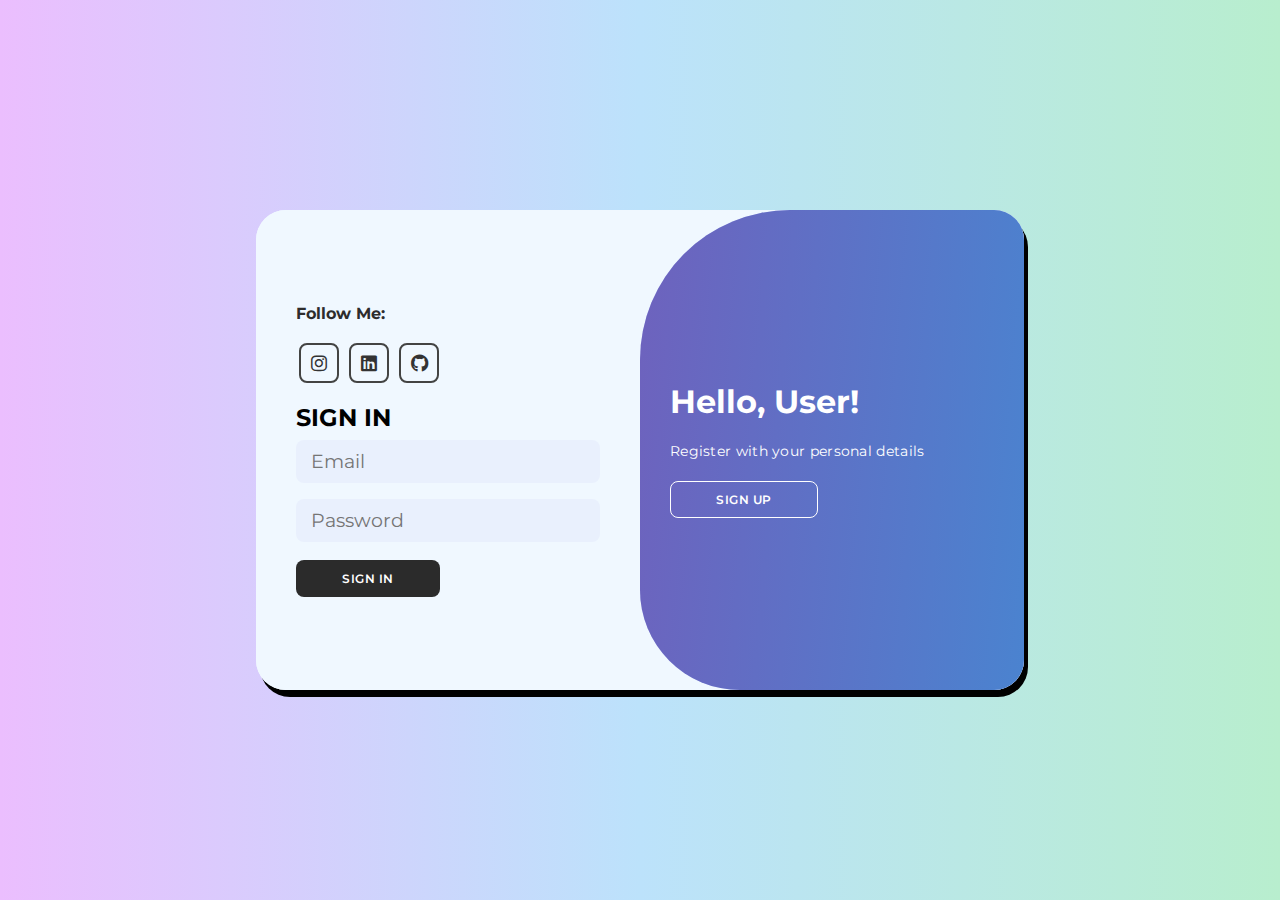
<file: templates/loginregister.html>
<!DOCTYPE html>
<html lang="en">

<head>
    <meta charset="UTF-8">
    <meta name="viewport" content="width=device-width, initial-scale=1.0">
    <title>Animated Login Form</title>
    <link href="https://cdnjs.cloudflare.com/ajax/libs/font-awesome/6.0.0-beta3/css/all.min.css" rel="stylesheet">
</head>

<body>

    <div class="container" id="container">
        <div class="form-container sign-up">
            <form method="POST" action="/register">
                <h1 class="follow-me">Follow Me:</h1>
                <div class="social-icons">
                    <a href="https://www.instagram.com/_prajwal__2004/" class="icon" target="_blank">
                        <i class="fa-brands fa-instagram"></i>
                    </a>
                    <a href="https://www.linkedin.com/in/prajwal-a-b-4b3002252/" class="icon" target="_blank">
                        <i class="fa-brands fa-linkedin"></i>
                    </a>
                    <a href="https://github.com/prajwal032004" class="icon" target="_blank">
                        <i class="fa-brands fa-github"></i>
                    </a>
                </div>
                <h2>CREATE ACCOUNT</h2>
                <span>registration</span>
                <input type="text" name="username" placeholder="Username" required>
                <input type="email" name="email" placeholder="Email" required>
                <input type="password" name="password" placeholder="Password" required>
                <button type="submit">Sign Up</button>
            </form>
        </div>
        <div class="form-container sign-in">
            <form method="POST" action="/login">
                <h1 class="follow-me">Follow Me:</h1>
                <div class="social-icons">
                    <a href="https://www.instagram.com/_prajwal__2004/" class="icon" target="_blank">
                        <i class="fa-brands fa-instagram"></i>
                    </a>
                    <a href="https://www.linkedin.com/in/prajwal-a-b-4b3002252/" class="icon" target="_blank">
                        <i class="fa-brands fa-linkedin"></i>
                    </a>
                    <a href="https://github.com/prajwal032004" class="icon" target="_blank">
                        <i class="fa-brands fa-github"></i>
                    </a>
                </div>
                <h2>SIGN IN</h2>
                <form action="/login" method="POST">
                    <input type="email" name="email" placeholder="Email" required>
                    <input type="password" name="password" placeholder="Password" required>
                    <button type="submit">Sign in</button>
                </form>
        </div>
        <div class="toggle-container">
            <div class="toggle">
                <div class="toggle-panel toggle-left">
                    <h1>Welcome Back!</h1>
                    <p>Enter your personal details to use drop me file</p>
                    <button class="hidden" id="login">Sign In</button>
                </div>
                <div class="toggle-panel toggle-right">
                    <h1>Hello, User!</h1>
                    <p>Register with your personal details</p>
                    <button class="hidden" id="register">Sign Up</button>
                </div>
            </div>
        </div>
    </div>

    <style>
        @import url('https://fonts.googleapis.com/css2?family=Montserrat:wght@300;400;500;600;700&display=swap');

        * {
            margin: 0;
            padding: 0;
            box-sizing: border-box;
            font-family: 'Montserrat', sans-serif;
        }

        body {
            background-color: #c9d6ff;
            background: linear-gradient(90deg, #ebbefe, #bce2fb, #b8eece);
            display: flex;
            align-items: center;
            justify-content: center;
            flex-direction: column;
            height: 100vh;
        }

        .container {
            background-color: #f0f8ff;
            border-radius: 30px;
            box-shadow: 4px 7px 0px 0px rgb(0, 0, 0);
            position: relative;
            overflow: hidden;
            width: 768px;
            max-width: 100%;
            min-height: 480px;
        }

        .container p {
            font-size: 14px;
            line-height: 20px;
            letter-spacing: 0.3px;
            margin: 20px 0;
        }

        .container span {
            font-size: 12px;
        }

        .container a {
            color: #333;
            font-size: 13px;
            text-decoration: none;
            margin: 15px 0 10px;
        }

        .fa-brands,
        .fab {
            font-family: "Font Awesome 6 Brands";
            font-weight: 400;
            font-size: large;
        }

        .container button {
            background-color: #2b2b2b;
            color: #fff;
            font-size: 12px;
            padding: 10px 45px;
            border: 1px solid transparent;
            border-radius: 8px;
            font-weight: 600;
            letter-spacing: 0.5px;
            text-transform: uppercase;
            margin-top: 10px;
            cursor: pointer;
        }
        .container button:hover {
    background-color: #494949; /* Slightly darker blue on hover */
    transform: scale(1.05);    /* Slight zoom effect */
}

        /* Hidden class with no styles inherited */
        .container button.hidden {
            background-color: transparent;
            /* Resets the background */
            border-color: white;
            /* Resets border */
            color: white;
            /* Resets text color */
            font-size: 12px;
            /* Resets font size */
            padding: 10px 45px;
            /* Resets padding */
            border-radius: 8px;
            /* Resets border radius */
            font-weight: 600;
            /* Resets font weight */
            letter-spacing: 0.5px;
            /* Resets letter spacing */
            text-transform: uppercase;
            /* Resets text transform */
            margin-top: initial;
            /* Resets margin */
            cursor: pointer;
            /* Resets cursor */
        }

        .container form {
    background-color: #f0f8ff; /* Replace with any color from the above suggestions */
    display: flex;
    align-items: flex-start;
    justify-content: center;
    flex-direction: column;
    padding: 0 40px;
    height: 100%;
}


        .container input {
            background-color: #e9f0fd;
            border: none;
            margin: 8px 0;
            padding: 10px 15px;
            font-size: 19px;
            border-radius: 8px;
            width: 100%;
            outline: none;
        }

        .form-container {
            position: absolute;
            top: 0;
            height: 100%;
            transition: all 0.6s ease-in-out;
        }

        .sign-in {
            left: 0;
            width: 50%;
            z-index: 2;
        }

        .container.active .sign-in {
            transform: translateX(100%);
        }

        .sign-up {
            left: 0;
            width: 50%;
            opacity: 0;
            z-index: 1;
        }

        .container.active .sign-up {
            transform: translateX(100%);
            opacity: 1;
            z-index: 5;
            animation: move 0.6s;
        }

        @keyframes move {

            0%,
            49.99% {
                opacity: 0;
                z-index: 1;
            }

            50%,
            100% {
                opacity: 1;
                z-index: 5;
            }
        }

        .social-icons {
            margin: 20px 0;
        }

        .social-icons a {
            border: 2px solid #434443;
            border-radius: 20%;
            display: inline-flex;
            justify-content: center;
            align-items: center;
            margin: 0 3px;
            width: 40px;
            height: 40px;
        }

        .follow-me {
            text-align: center;
            margin: 1;
            /* Removes default margin */
            font-size: 16px;
            /* Adjust text size */
            color: #2d2c2c;
            /* Optional: Adjust text color */
        }

        .toggle-container {
            position: absolute;
            background-color: #c9d6ff;
            top: 0;
            left: 50%;
            width: 50%;
            height: 100%;
            overflow: hidden;
            transition: all 0.6s ease-in-out;
            border-radius: 150px 0 0 100px;
            z-index: 1000;
        }

        .container.active .toggle-container {
            transform: translateX(-100%);
            border-radius: 0 150px 100px 0;
        }

        /* Gradient Animation for Moving Colors */
        @keyframes gradient-move {
            0% {
                background-position: 0% 50%;
            }

            50% {
                background-position: 100% 50%;
            }

            100% {
                background-position: 0% 50%;
            }
        }

        /* Updated .toggle Class */
        .toggle {
            background: linear-gradient(95deg, #8e44ad, #3498db, #2ecc71, #f1c40f);
            background-size: 400% 400%;
            color: #fff;
            position: relative;
            left: -100%;
            height: 100%;
            width: 200%;
            transform: translateX(0);
            transition: all 0.6s ease-in-out;
            animation: gradient-move 20s ease infinite;
            border-radius: 10px;
        }

        .container.active .toggle {
            transform: translateX(50%);
        }

        .toggle-panel {
            position: absolute;
            width: 50%;
            height: 100%;
            display: flex;
            align-items: center;
            justify-content: center;
            flex-direction: column;
            padding: 0 30px;
            text-align: center;
            top: 0;
            transform: translateX(0);
            transition: all 0.6s ease-in-out;
            align-items: baseline
        }

        .toggle-left {
            transform: translateX(-200%);
        }

        .container.active .toggle-left {
            transform: translateX(0);
        }

        .toggle-right {
            right: 0;
            transform: translateX(0);
        }

        .container.active .toggle-right {
            transform: translateX(200%);
        }


        /* ADAPTIVE  for mobile devices */

        @media only screen and (min-width: 320px) and (max-width: 767px) {
            .container {
                background-color: #f2f8fe;
                border-radius: 30px;
                box-shadow: 3px 3px 0px 2px #111114;
                position: center;
                overflow: hidden;
                width: 330px;
                max-width: 100%;
                min-height: 500px;
            }

            .social-icons a {
                font-size: 10px;
                border-radius: 30%;
                margin: 1px 3px 3px;
                justify-content: center;
                width: 30px;
                height: 30px;
            }

            .toggle-container {
                position: absolute;
                top: 0;
                left: 50%;
                width: 50%;
                height: 100%;
                overflow: hidden;
                transition: all 0.6s ease-in-out;
                border-radius: 75px 0 0 50px;
                z-index: 500;
            }

            h1 {
                font-size: 20px;
            }

            .span {
                font-size: 3px;
            }

            a {
                font-size: 5px;
            }

            .container form {
                font-size: 15px;
            }

            .container input {
                border: none;
                margin: 8px 0;
                padding: 10px 15px;
                font-size: 10px;
                border-radius: 8px;
                width: 120%;
                outline: none;
            }

            .container button {
                background-color: #0e2d02e6;
                color: #fff;
                font-size: 11px;
                padding: 5px 25px;
                border: 1px solid transparent;
                border-radius: 8px;
                font-weight: 600;
                letter-spacing: 0.5px;
                text-transform: uppercase;
                margin-top: 15px;
                cursor: pointer;
            }

            .sign-in {
                left: 0;
                width: 50%;
                z-index: 1;
            }

            .sign-up {
                left: 0;
                width: 50%;
                opacity: 0;
                z-index: 1;
            }
        }
    </style>

    <script>
        const container = document.getElementById('container');
        const registerBtn = document.getElementById('register');
        const loginBtn = document.getElementById('login');

        registerBtn.addEventListener('click', () => {
            container.classList.add("active");
        });

        loginBtn.addEventListener('click', () => {
            container.classList.remove("active");
        });
    </script>
</body>

</html>
</file>
